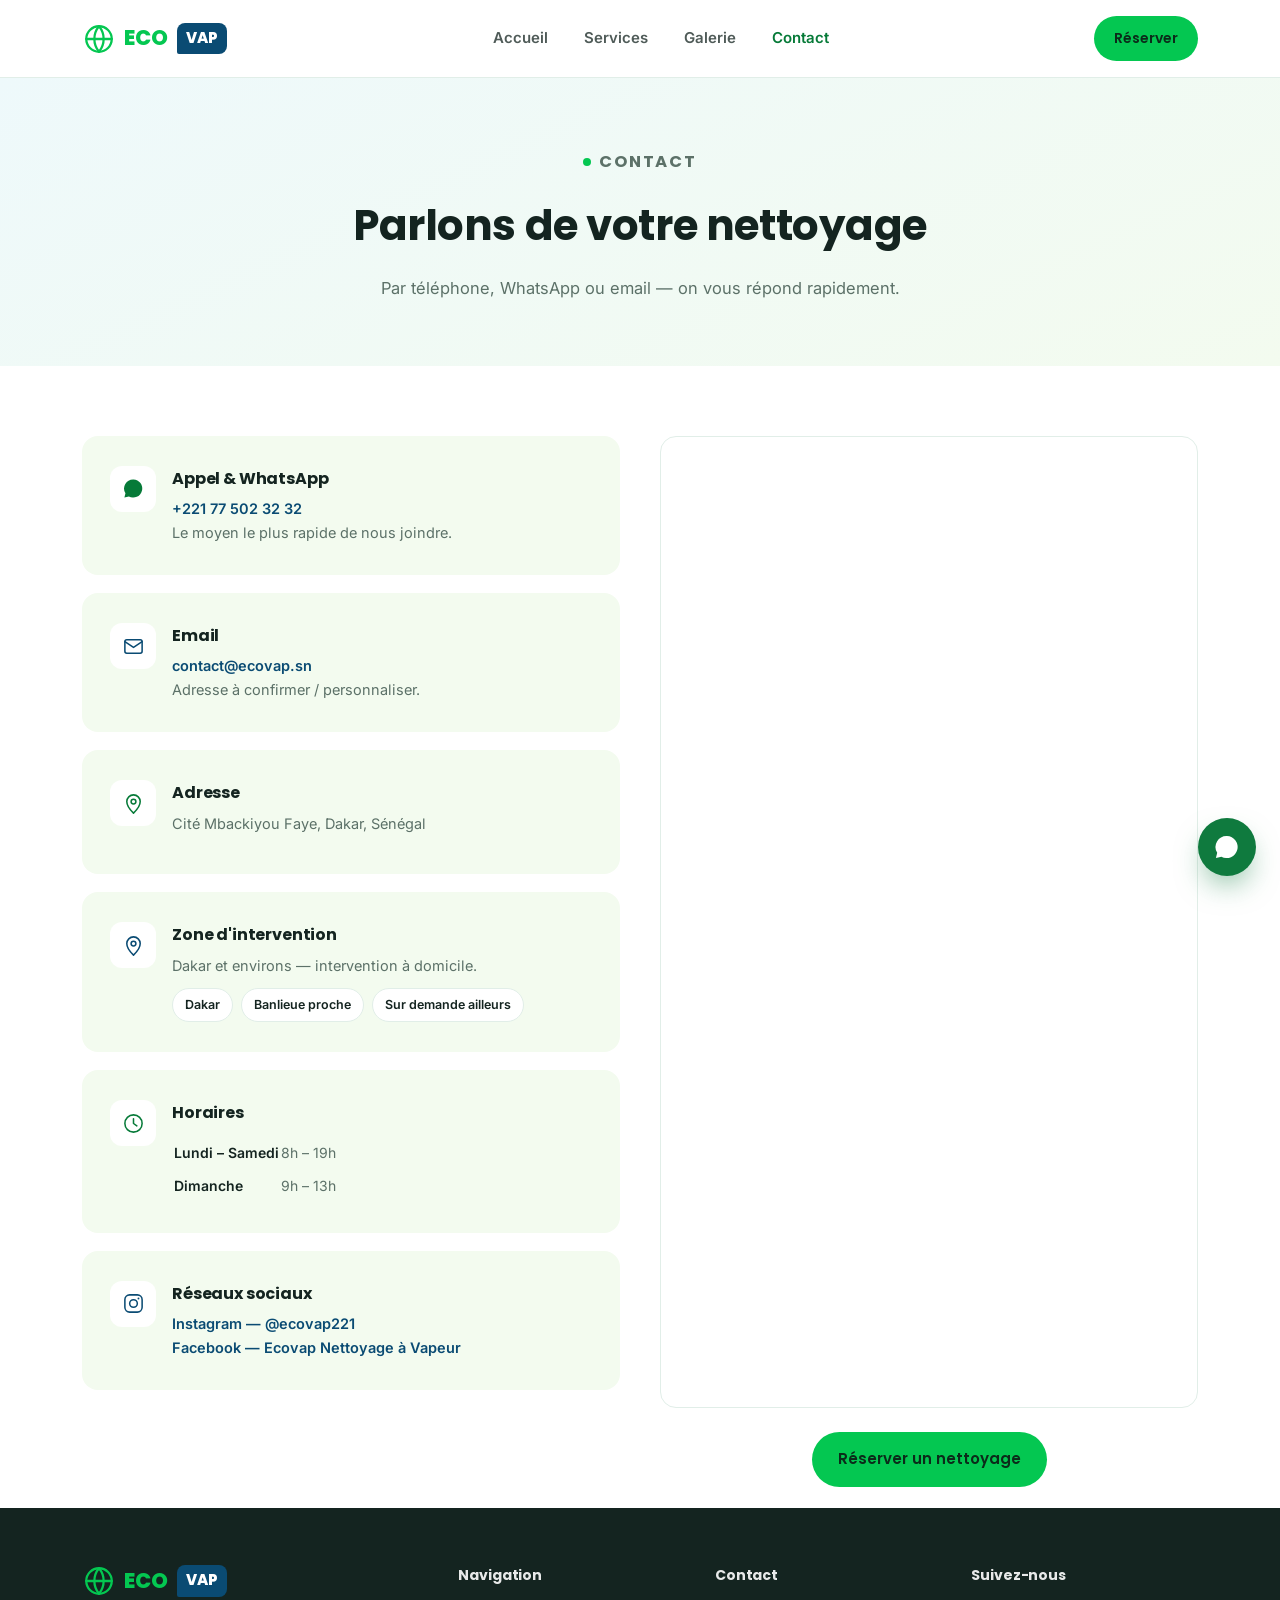
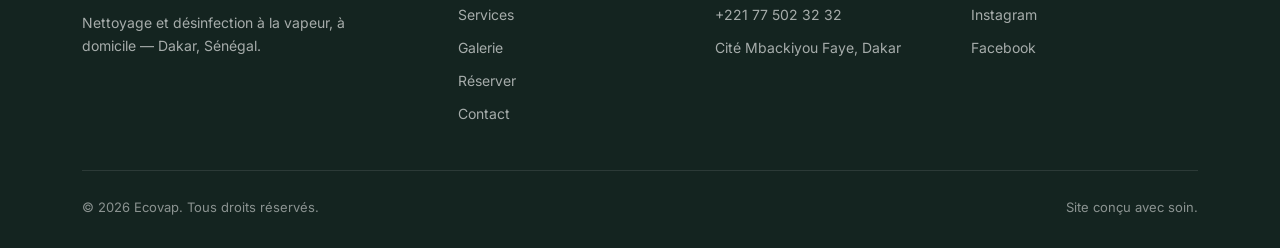
<file: contact.html>
<!DOCTYPE html>
<html lang="fr">
<head>
<meta charset="UTF-8">
<meta name="viewport" content="width=device-width, initial-scale=1.0">
<title>Contact — Ecovap</title>
<meta name="description" content="Contactez Ecovap par téléphone, WhatsApp ou email pour réserver votre nettoyage à la vapeur à Dakar.">
<link rel="icon" type="image/png" sizes="32x32" href="assets/favicon-32.png">
<link rel="icon" type="image/png" sizes="16x16" href="assets/favicon-16.png">
<link rel="apple-touch-icon" href="assets/apple-touch-icon.png">
<meta property="og:type" content="website">
<meta property="og:title" content="Contact — Ecovap">
<meta property="og:description" content="Téléphone, WhatsApp, email et zone d'intervention pour votre nettoyage à la vapeur à Dakar.">
<meta property="og:image" content="assets/logo-ecovap.jpeg">
<meta property="og:locale" content="fr_SN">
<meta name="twitter:card" content="summary_large_image">
<link rel="preconnect" href="https://fonts.googleapis.com">
<link rel="preconnect" href="https://fonts.gstatic.com" crossorigin>
<link href="https://fonts.googleapis.com/css2?family=Poppins:wght@500;600;700;800&amp;family=Inter:wght@400;500;600;700&amp;display=swap" rel="stylesheet">
<link rel="stylesheet" href="style.css">
</head>
<body>

<svg style="display:none" aria-hidden="true">
  <defs>
    <symbol id="icon-phone" viewBox="0 0 24 24" fill="none" stroke="currentColor" stroke-width="1.6" stroke-linecap="round" stroke-linejoin="round"><path d="M6.5 3H9.5L11 7.5L8.5 9.5C9.5 12 12 14.5 14.5 15.5L16.5 13L21 14.5V17.5C21 19.5 19.3 21 17.3 20.9C10 20.4 3.6 14 3.1 6.7C3 4.7 4.5 3 6.5 3Z"/></symbol>
    <symbol id="icon-mail" viewBox="0 0 24 24" fill="none" stroke="currentColor" stroke-width="1.6" stroke-linecap="round" stroke-linejoin="round"><rect x="3" y="5" width="18" height="14" rx="2"/><path d="M3 7L12 13L21 7"/></symbol>
    <symbol id="icon-pin" viewBox="0 0 24 24" fill="none" stroke="currentColor" stroke-width="1.6" stroke-linecap="round" stroke-linejoin="round"><path d="M12 22C12 22 19 15.5 19 10A7 7 0 0 0 5 10C5 15.5 12 22 12 22Z"/><circle cx="12" cy="10" r="2.5"/></symbol>
    <symbol id="icon-clock" viewBox="0 0 24 24" fill="none" stroke="currentColor" stroke-width="1.6" stroke-linecap="round" stroke-linejoin="round"><circle cx="12" cy="12" r="9"/><path d="M12 7V12L15.5 14.5"/></symbol>
    <symbol id="icon-whatsapp" viewBox="0 0 24 24" fill="currentColor" stroke="none"><path d="M12 2.5A9.5 9.5 0 0 0 3.6 17L2.5 21.5L7.2 20.4A9.5 9.5 0 1 0 12 2.5Z"/></symbol>
    <symbol id="icon-globe" viewBox="0 0 24 24" fill="none" stroke="currentColor" stroke-width="1.6" stroke-linecap="round" stroke-linejoin="round"><circle cx="12" cy="12" r="9"/><path d="M3 12h18M12 3a14 14 0 0 1 0 18a14 14 0 0 1 0-18Z"/></symbol>
    <symbol id="icon-instagram" viewBox="0 0 24 24" fill="none" stroke="currentColor" stroke-width="1.6" stroke-linecap="round" stroke-linejoin="round"><rect x="3" y="3" width="18" height="18" rx="5"/><circle cx="12" cy="12" r="4"/><circle cx="17.2" cy="6.8" r="1" fill="currentColor" stroke="none"/></symbol>
    <symbol id="icon-facebook" viewBox="0 0 24 24" fill="currentColor" stroke="none"><path d="M14 21v-7h2.4l.4-3H14V9.2c0-.9.2-1.5 1.6-1.5H17V5c-.3 0-1.3-.1-2.4-.1-2.4 0-4 1.5-4 4.1V11H8v3h2.6v7H14Z"/></symbol>
  </defs>
</svg>

<header>
  <div class="wrap nav-row">
    <a href="index.html" class="logo">
      <span class="logo-mark"><svg viewBox="0 0 24 24" fill="none" stroke="currentColor" stroke-width="1.7"><use href="#icon-globe"/></svg></span>
      <span class="logo-eco">ECO</span><span class="logo-vap-badge">VAP</span>
    </a>
    <nav class="nav-links">
      <a href="index.html">Accueil</a>
      <a href="index.html#services">Services</a>
      <a href="galerie.html">Galerie</a>
      <a href="contact.html" class="active">Contact</a>
    </nav>
    <div class="nav-cta">
      <a href="reservation.html" class="btn btn--primary btn--sm">Réserver</a>
      <button class="nav-toggle" id="navToggle" aria-label="Ouvrir le menu" aria-expanded="false"><span></span><span></span><span></span></button>
    </div>
  </div>
</header>
<div class="mobile-panel" id="mobilePanel">
  <div class="wrap">
    <a href="index.html">Accueil</a>
    <a href="index.html#services">Services</a>
    <a href="galerie.html">Galerie</a>
    <a href="contact.html">Contact</a>
    <a href="reservation.html" class="btn btn--primary">Réserver</a>
  </div>
</div>

<div class="page-header">
  <div class="wrap">
    <p class="eyebrow eyebrow--center">Contact</p>
    <h1>Parlons de votre nettoyage</h1>
    <p>Par téléphone, WhatsApp ou email — on vous répond rapidement.</p>
  </div>
</div>

<section class="contact-page">
  <div class="wrap contact-layout">
    <div class="reveal">
      <div class="contact-card">
        <div class="icon-badge"><svg><use href="#icon-whatsapp"/></svg></div>
        <div>
          <h3>Appel &amp; WhatsApp</h3>
          <a class="line" href="https://wa.me/221775023232" target="_blank" rel="noopener">+221 77 502 32 32</a>
          <p>Le moyen le plus rapide de nous joindre.</p>
        </div>
      </div>
      <div class="contact-card">
        <div class="icon-badge icon-badge--blue"><svg><use href="#icon-mail"/></svg></div>
        <div>
          <h3>Email</h3>
          <a class="line" href="mailto:contact@ecovap.sn">contact@ecovap.sn</a>
          <p>Adresse à confirmer / personnaliser.</p>
        </div>
      </div>
      <div class="contact-card">
        <div class="icon-badge"><svg><use href="#icon-pin"/></svg></div>
        <div>
          <h3>Adresse</h3>
          <p>Cité Mbackiyou Faye, Dakar, Sénégal</p>
        </div>
      </div>
      <div class="contact-card">
        <div class="icon-badge icon-badge--blue"><svg><use href="#icon-pin"/></svg></div>
        <div>
          <h3>Zone d'intervention</h3>
          <p>Dakar et environs — intervention à domicile.</p>
          <div class="zone-list">
            <span>Dakar</span><span>Banlieue proche</span><span>Sur demande ailleurs</span>
          </div>
        </div>
      </div>
      <div class="contact-card">
        <div class="icon-badge"><svg><use href="#icon-clock"/></svg></div>
        <div>
          <h3>Horaires</h3>
          <table class="hours-table">
            <tr><td>Lundi – Samedi</td><td>8h – 19h</td></tr>
            <tr><td>Dimanche</td><td>9h – 13h</td></tr>
          </table>
        </div>
      </div>
      <div class="contact-card">
        <div class="icon-badge icon-badge--blue"><svg><use href="#icon-instagram"/></svg></div>
        <div>
          <h3>Réseaux sociaux</h3>
          <a class="line" href="https://www.instagram.com/ecovap221/" target="_blank" rel="noopener">Instagram — @ecovap221</a>
          <a class="line" href="https://www.facebook.com/ecovapvapeur/" target="_blank" rel="noopener">Facebook — Ecovap Nettoyage à Vapeur</a>
        </div>
      </div>
    </div>

    <div class="reveal">
      <div class="map-frame">
        <iframe src="https://maps.google.com/maps?q=Cite+Mbackiyou+Faye,+Dakar,+Senegal&amp;z=14&amp;output=embed" loading="lazy" title="Ecovap — Cité Mbackiyou Faye, Dakar" allowfullscreen></iframe>
      </div>
      <div style="text-align:center;margin-top:24px;">
        <a href="reservation.html" class="btn btn--primary">Réserver un nettoyage</a>
      </div>
    </div>
  </div>
</section>

<footer>
  <div class="wrap">
    <div class="footer-top">
      <div>
        <a href="index.html" class="logo">
          <span class="logo-mark"><svg viewBox="0 0 24 24" fill="none" stroke="currentColor" stroke-width="1.7"><use href="#icon-globe"/></svg></span>
          <span class="logo-eco">ECO</span><span class="logo-vap-badge">VAP</span>
        </a>
        <p class="footer-tag">Nettoyage et désinfection à la vapeur, à domicile — Dakar, Sénégal.</p>
      </div>
      <div class="footer-col">
        <h4>Navigation</h4>
        <a href="index.html#services">Services</a>
        <a href="galerie.html">Galerie</a>
        <a href="reservation.html">Réserver</a>
        <a href="contact.html">Contact</a>
      </div>
      <div class="footer-col">
        <h4>Contact</h4>
        <a href="https://wa.me/221775023232" target="_blank" rel="noopener">+221 77 502 32 32</a>
        <p>Cité Mbackiyou Faye, Dakar</p>
      </div>
      <div class="footer-col">
        <h4>Suivez-nous</h4>
        <a href="https://www.instagram.com/ecovap221/" target="_blank" rel="noopener">Instagram</a>
        <a href="https://www.facebook.com/ecovapvapeur/" target="_blank" rel="noopener">Facebook</a>
      </div>
    </div>
    <div class="footer-bottom">
      <span>© 2026 Ecovap. Tous droits réservés.</span>
      <span>Site conçu avec soin.</span>
    </div>
  </div>
</footer>

<a href="https://wa.me/221775023232" target="_blank" rel="noopener" class="wa-float" aria-label="Contacter Ecovap sur WhatsApp"><svg><use href="#icon-whatsapp"/></svg></a>

<script src="script.js"></script>
</body>
</html>
</file>
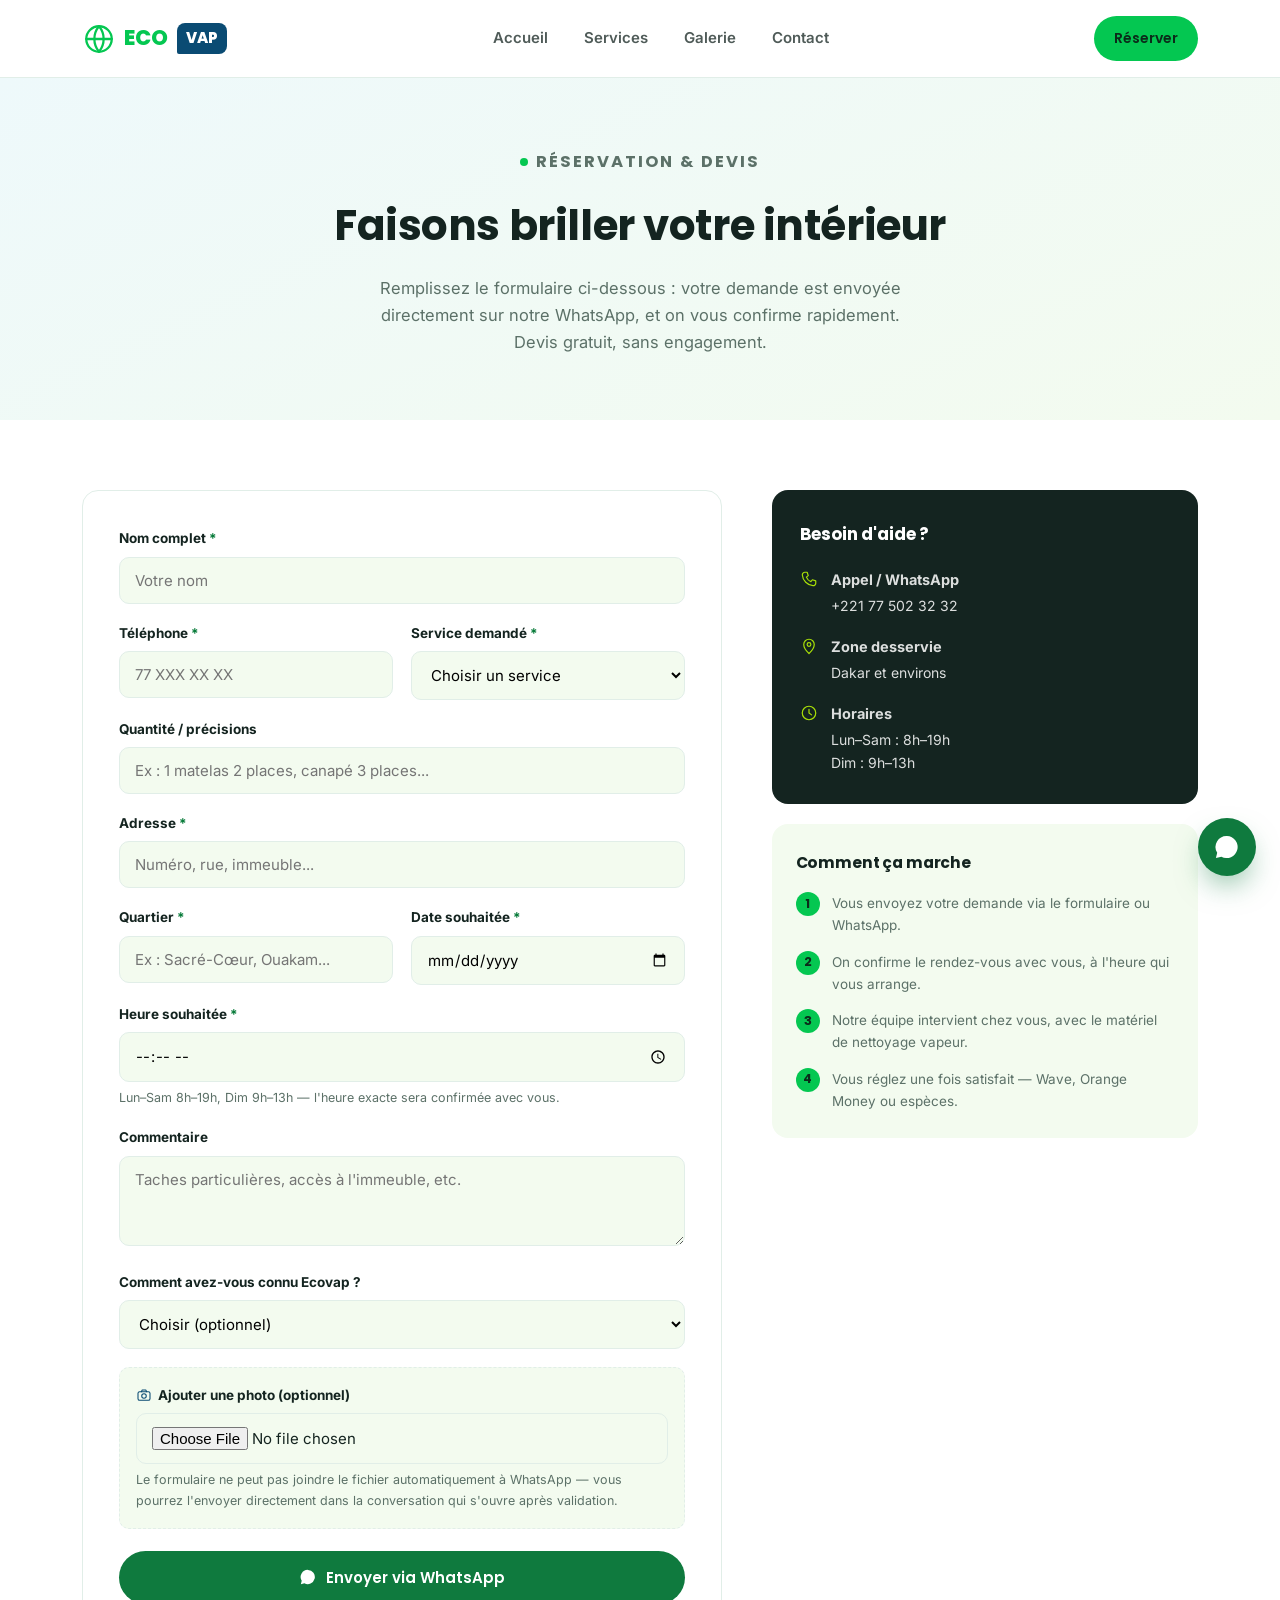
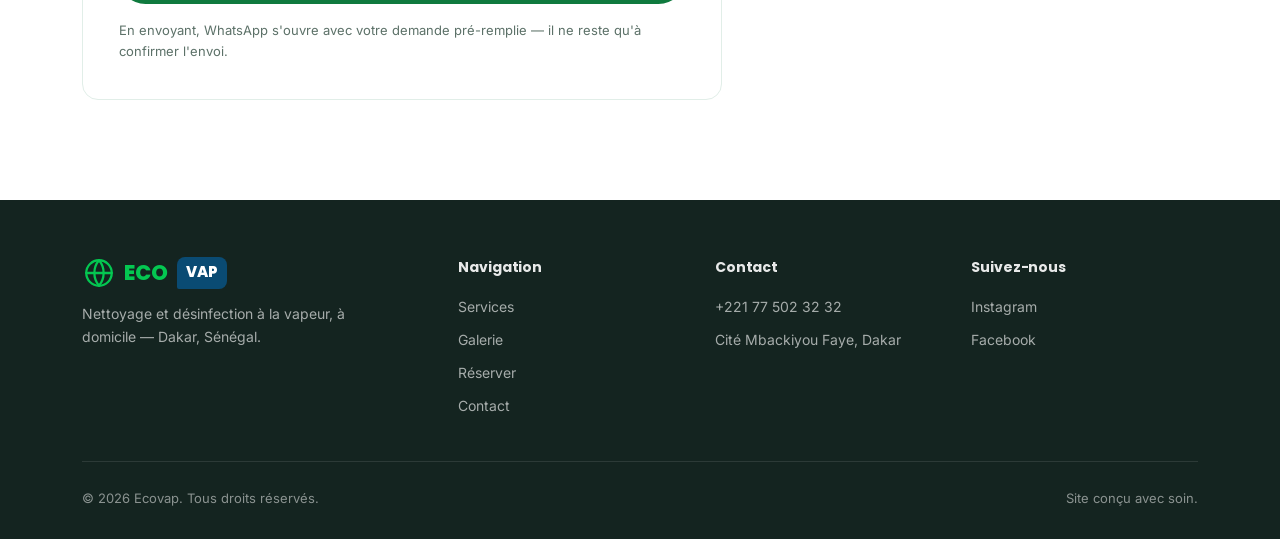
<file: reservation.html>
<!DOCTYPE html>
<html lang="fr">
<head>
<meta charset="UTF-8">
<meta name="viewport" content="width=device-width, initial-scale=1.0">
<title>Réservation & Devis — Ecovap</title>
<meta name="description" content="Réservez votre nettoyage à la vapeur Ecovap : canapé, tapis, matelas, véhicule, bureau. Remplissez le formulaire, on vous confirme sur WhatsApp. Devis gratuit.">
<link rel="icon" type="image/png" sizes="32x32" href="assets/favicon-32.png">
<link rel="icon" type="image/png" sizes="16x16" href="assets/favicon-16.png">
<link rel="apple-touch-icon" href="assets/apple-touch-icon.png">
<meta property="og:type" content="website">
<meta property="og:title" content="Réservation & Devis — Ecovap">
<meta property="og:description" content="Réservez votre nettoyage à la vapeur : canapé, tapis, matelas, véhicule, bureau. Confirmation directe sur WhatsApp. Devis gratuit.">
<meta property="og:image" content="assets/logo-ecovap.jpeg">
<meta property="og:locale" content="fr_SN">
<meta name="twitter:card" content="summary_large_image">
<link rel="preconnect" href="https://fonts.googleapis.com">
<link rel="preconnect" href="https://fonts.gstatic.com" crossorigin>
<link href="https://fonts.googleapis.com/css2?family=Poppins:wght@500;600;700;800&amp;family=Inter:wght@400;500;600;700&amp;display=swap" rel="stylesheet">
<link rel="stylesheet" href="style.css">
</head>
<body>

<svg style="display:none" aria-hidden="true">
  <defs>
    <symbol id="icon-shield" viewBox="0 0 24 24" fill="none" stroke="currentColor" stroke-width="1.6" stroke-linecap="round" stroke-linejoin="round"><path d="M12 2.5L4.5 5.5V11C4.5 16 7.8 20 12 21.5C16.2 20 19.5 16 19.5 11V5.5L12 2.5Z"/><path d="M8.5 12L10.8 14.3L15.5 9.5"/></symbol>
    <symbol id="icon-phone" viewBox="0 0 24 24" fill="none" stroke="currentColor" stroke-width="1.6" stroke-linecap="round" stroke-linejoin="round"><path d="M6.5 3H9.5L11 7.5L8.5 9.5C9.5 12 12 14.5 14.5 15.5L16.5 13L21 14.5V17.5C21 19.5 19.3 21 17.3 20.9C10 20.4 3.6 14 3.1 6.7C3 4.7 4.5 3 6.5 3Z"/></symbol>
    <symbol id="icon-pin" viewBox="0 0 24 24" fill="none" stroke="currentColor" stroke-width="1.6" stroke-linecap="round" stroke-linejoin="round"><path d="M12 22C12 22 19 15.5 19 10A7 7 0 0 0 5 10C5 15.5 12 22 12 22Z"/><circle cx="12" cy="10" r="2.5"/></symbol>
    <symbol id="icon-clock" viewBox="0 0 24 24" fill="none" stroke="currentColor" stroke-width="1.6" stroke-linecap="round" stroke-linejoin="round"><circle cx="12" cy="12" r="9"/><path d="M12 7V12L15.5 14.5"/></symbol>
    <symbol id="icon-whatsapp" viewBox="0 0 24 24" fill="currentColor" stroke="none"><path d="M12 2.5A9.5 9.5 0 0 0 3.6 17L2.5 21.5L7.2 20.4A9.5 9.5 0 1 0 12 2.5Z"/></symbol>
    <symbol id="icon-camera" viewBox="0 0 24 24" fill="none" stroke="currentColor" stroke-width="1.6" stroke-linecap="round" stroke-linejoin="round"><rect x="3" y="7" width="18" height="13" rx="2.5"/><path d="M8 7l1.3-2.5h5.4L16 7"/><circle cx="12" cy="13.5" r="3.4"/></symbol>
    <symbol id="icon-globe" viewBox="0 0 24 24" fill="none" stroke="currentColor" stroke-width="1.6" stroke-linecap="round" stroke-linejoin="round"><circle cx="12" cy="12" r="9"/><path d="M3 12h18M12 3a14 14 0 0 1 0 18a14 14 0 0 1 0-18Z"/></symbol>
    <symbol id="icon-instagram" viewBox="0 0 24 24" fill="none" stroke="currentColor" stroke-width="1.6" stroke-linecap="round" stroke-linejoin="round"><rect x="3" y="3" width="18" height="18" rx="5"/><circle cx="12" cy="12" r="4"/><circle cx="17.2" cy="6.8" r="1" fill="currentColor" stroke="none"/></symbol>
    <symbol id="icon-facebook" viewBox="0 0 24 24" fill="currentColor" stroke="none"><path d="M14 21v-7h2.4l.4-3H14V9.2c0-.9.2-1.5 1.6-1.5H17V5c-.3 0-1.3-.1-2.4-.1-2.4 0-4 1.5-4 4.1V11H8v3h2.6v7H14Z"/></symbol>
  </defs>
</svg>

<header>
  <div class="wrap nav-row">
    <a href="index.html" class="logo">
      <span class="logo-mark"><svg viewBox="0 0 24 24" fill="none" stroke="currentColor" stroke-width="1.7"><use href="#icon-globe"/></svg></span>
      <span class="logo-eco">ECO</span><span class="logo-vap-badge">VAP</span>
    </a>
    <nav class="nav-links">
      <a href="index.html">Accueil</a>
      <a href="index.html#services">Services</a>
      <a href="galerie.html">Galerie</a>
      <a href="contact.html">Contact</a>
    </nav>
    <div class="nav-cta">
      <a href="reservation.html" class="btn btn--primary btn--sm">Réserver</a>
      <button class="nav-toggle" id="navToggle" aria-label="Ouvrir le menu" aria-expanded="false"><span></span><span></span><span></span></button>
    </div>
  </div>
</header>
<div class="mobile-panel" id="mobilePanel">
  <div class="wrap">
    <a href="index.html">Accueil</a>
    <a href="index.html#services">Services</a>
    <a href="galerie.html">Galerie</a>
    <a href="contact.html">Contact</a>
    <a href="reservation.html" class="btn btn--primary">Réserver</a>
  </div>
</div>

<div class="page-header">
  <div class="wrap">
    <p class="eyebrow eyebrow--center">Réservation &amp; devis</p>
    <h1>Faisons briller votre intérieur</h1>
    <p>Remplissez le formulaire ci-dessous : votre demande est envoyée directement sur notre WhatsApp, et on vous confirme rapidement. Devis gratuit, sans engagement.</p>
  </div>
</div>

<section class="reservation">
  <div class="wrap res-layout">
    <div class="form-card reveal">
      <form id="reservationForm">
        <div class="form-grid">
          <div class="form-row full">
            <label for="name">Nom complet <span class="req">*</span></label>
            <input type="text" id="name" name="name" placeholder="Votre nom" required>
          </div>
          <div class="form-row">
            <label for="phone">Téléphone <span class="req">*</span></label>
            <input type="tel" id="phone" name="phone" placeholder="77 XXX XX XX" required>
          </div>
          <div class="form-row">
            <label for="service">Service demandé <span class="req">*</span></label>
            <select id="service" name="service" required>
              <option value="">Choisir un service</option>
              <option>Canapés &amp; fauteuils</option>
              <option>Tapis &amp; moquettes</option>
              <option>Matelas</option>
              <option>Véhicules</option>
              <option>Vitres, cadres &amp; rails</option>
              <option>Sols, cuisines, toilettes &amp; escaliers</option>
              <option>Bureaux &amp; locaux professionnels</option>
              <option>Autre / je ne sais pas encore</option>
            </select>
          </div>
          <div class="form-row full">
            <label for="quantity">Quantité / précisions</label>
            <input type="text" id="quantity" name="quantity" placeholder="Ex : 1 matelas 2 places, canapé 3 places...">
          </div>
          <div class="form-row full">
            <label for="address">Adresse <span class="req">*</span></label>
            <input type="text" id="address" name="address" placeholder="Numéro, rue, immeuble..." required>
          </div>
          <div class="form-row">
            <label for="district">Quartier <span class="req">*</span></label>
            <input type="text" id="district" name="district" placeholder="Ex : Sacré-Cœur, Ouakam..." required>
          </div>
          <div class="form-row">
            <label for="date">Date souhaitée <span class="req">*</span></label>
            <input type="date" id="date" name="date" required>
          </div>
          <div class="form-row full">
            <label for="time">Heure souhaitée <span class="req">*</span></label>
            <input type="time" id="time" name="time" min="08:00" max="19:00" required>
            <small style="display:block;margin-top:6px;color:var(--sage);font-size:12.5px;">Lun–Sam 8h–19h, Dim 9h–13h — l'heure exacte sera confirmée avec vous.</small>
          </div>
          <div class="form-row full">
            <label for="comment">Commentaire</label>
            <textarea id="comment" name="comment" placeholder="Taches particulières, accès à l'immeuble, etc."></textarea>
          </div>
          <div class="form-row full">
            <label for="source">Comment avez-vous connu Ecovap ?</label>
            <select id="source" name="source">
              <option value="">Choisir (optionnel)</option>
              <option>Facebook</option>
              <option>Instagram</option>
              <option>WhatsApp</option>
              <option>Recommandation d'un proche</option>
              <option>Vu sur place / dans le quartier</option>
              <option>Autre</option>
            </select>
          </div>
          <div class="form-row full file-row">
            <label for="photo"><svg style="width:16px;height:16px;display:inline;vertical-align:-3px;margin-right:6px;color:var(--blue-deep)"><use href="#icon-camera"/></svg>Ajouter une photo (optionnel)</label>
            <input type="file" id="photo" name="photo" accept="image/*">
            <small>Le formulaire ne peut pas joindre le fichier automatiquement à WhatsApp — vous pourrez l'envoyer directement dans la conversation qui s'ouvre après validation.</small>
          </div>
        </div>
        <button type="submit" class="btn btn--whatsapp btn--block" style="margin-top:22px;"><svg><use href="#icon-whatsapp"/></svg>Envoyer via WhatsApp</button>
        <p class="form-note">En envoyant, WhatsApp s'ouvre avec votre demande pré-remplie — il ne reste qu'à confirmer l'envoi.</p>
        <div class="form-success" id="formSuccess">Votre message est prêt sur WhatsApp. Confirmez l'envoi pour finaliser votre demande — nous vous répondons rapidement.</div>
      </form>
    </div>

    <div class="res-side">
      <div class="info-card reveal">
        <h3>Besoin d'aide ?</h3>
        <div class="info-line"><svg><use href="#icon-phone"/></svg><div><strong>Appel / WhatsApp</strong>+221 77 502 32 32</div></div>
        <div class="info-line"><svg><use href="#icon-pin"/></svg><div><strong>Zone desservie</strong>Dakar et environs</div></div>
        <div class="info-line"><svg><use href="#icon-clock"/></svg><div><strong>Horaires</strong>Lun–Sam : 8h–19h<br>Dim : 9h–13h</div></div>
      </div>
      <div class="steps-card reveal">
        <h3>Comment ça marche</h3>
        <div class="step-item"><div class="step-num">1</div><p>Vous envoyez votre demande via le formulaire ou WhatsApp.</p></div>
        <div class="step-item"><div class="step-num">2</div><p>On confirme le rendez-vous avec vous, à l'heure qui vous arrange.</p></div>
        <div class="step-item"><div class="step-num">3</div><p>Notre équipe intervient chez vous, avec le matériel de nettoyage vapeur.</p></div>
        <div class="step-item"><div class="step-num">4</div><p>Vous réglez une fois satisfait — Wave, Orange Money ou espèces.</p></div>
      </div>
    </div>
  </div>
</section>

<footer>
  <div class="wrap">
    <div class="footer-top">
      <div>
        <a href="index.html" class="logo">
          <span class="logo-mark"><svg viewBox="0 0 24 24" fill="none" stroke="currentColor" stroke-width="1.7"><use href="#icon-globe"/></svg></span>
          <span class="logo-eco">ECO</span><span class="logo-vap-badge">VAP</span>
        </a>
        <p class="footer-tag">Nettoyage et désinfection à la vapeur, à domicile — Dakar, Sénégal.</p>
      </div>
      <div class="footer-col">
        <h4>Navigation</h4>
        <a href="index.html#services">Services</a>
        <a href="galerie.html">Galerie</a>
        <a href="reservation.html">Réserver</a>
        <a href="contact.html">Contact</a>
      </div>
      <div class="footer-col">
        <h4>Contact</h4>
        <a href="https://wa.me/221775023232" target="_blank" rel="noopener">+221 77 502 32 32</a>
        <p>Cité Mbackiyou Faye, Dakar</p>
      </div>
      <div class="footer-col">
        <h4>Suivez-nous</h4>
        <a href="https://www.instagram.com/ecovap221/" target="_blank" rel="noopener">Instagram</a>
        <a href="https://www.facebook.com/ecovapvapeur/" target="_blank" rel="noopener">Facebook</a>
      </div>
    </div>
    <div class="footer-bottom">
      <span>© 2026 Ecovap. Tous droits réservés.</span>
      <span>Site conçu avec soin.</span>
    </div>
  </div>
</footer>

<a href="https://wa.me/221775023232" target="_blank" rel="noopener" class="wa-float" aria-label="Contacter Ecovap sur WhatsApp"><svg><use href="#icon-whatsapp"/></svg></a>

<script src="script.js"></script>
</body>
</html>
</file>
<file: style.css>
/* ===========================================================
   ECOVAP — Design system
   Couleurs extraites du vrai logo de l'entreprise
   =========================================================== */

:root {
  --green:       #04C751;
  --green-deep:  #067A38;
  --green-ink:   #0B2B1A;
  --blue:        #0494D3;
  --blue-deep:   #0A4B73;
  --lime:        #A9E008;
  --white:       #FFFFFF;
  --ink:         #142420;
  --sage:        #5C7168;
  --bg:          #FFFFFF;
  --bg-pale:     #EEF9FB;
  --bg-pale-2:   #F3FBEF;
  --line:        #E1EEE8;

  --font-display: 'Poppins', sans-serif;
  --font-body: 'Inter', sans-serif;

  --max-width: 1180px;
  --radius: 16px;
  --radius-sm: 10px;
}

* { margin: 0; padding: 0; box-sizing: border-box; }
html { scroll-behavior: smooth; }
body {
  font-family: var(--font-body);
  color: var(--ink);
  background: var(--bg);
  line-height: 1.65;
  overflow-x: hidden;
  -webkit-font-smoothing: antialiased;
}
img, svg { display: block; max-width: 100%; }
a { color: inherit; text-decoration: none; }
button { font-family: inherit; cursor: pointer; border: none; background: none; }
ul { list-style: none; }
input, textarea, select { font-family: inherit; font-size: inherit; }

.wrap {
  max-width: var(--max-width);
  margin: 0 auto;
  padding: 0 32px;
}

:focus-visible {
  outline: 2.5px solid var(--blue);
  outline-offset: 3px;
  border-radius: 4px;
}

section, main { scroll-margin-top: 96px; }

.eyebrow {
  font-family: var(--font-display);
  font-size: 13px;
  letter-spacing: 0.12em;
  text-transform: uppercase;
  color: var(--green-deep);
  font-weight: 700;
  display: inline-flex;
  align-items: center;
  gap: 8px;
  margin-bottom: 16px;
}
.eyebrow::before {
  content: "";
  width: 8px;
  height: 8px;
  border-radius: 50%;
  background: var(--green);
}
.eyebrow--onblue { color: var(--white); }
.eyebrow--onblue::before { background: var(--lime); }
.eyebrow--center { justify-content: center; }

h1, h2, h3, h4 {
  font-family: var(--font-display);
  font-weight: 700;
  letter-spacing: -0.01em;
  color: var(--ink);
}

.section-head { max-width: 640px; margin-bottom: 48px; }
.section-head.center { margin-left: auto; margin-right: auto; text-align: center; }
.section-head h2 { font-size: clamp(28px, 3.6vw, 38px); line-height: 1.18; }
.section-head p { margin-top: 14px; font-size: 16.5px; color: var(--sage); }

.pill-tag {
  display: inline-block;
  font-size: 12.5px;
  font-weight: 700;
  padding: 6px 14px;
  border-radius: 999px;
  background: var(--bg-pale-2);
  color: var(--green-deep);
}

/* ---------- Buttons ---------- */
.btn {
  display: inline-flex;
  align-items: center;
  justify-content: center;
  gap: 9px;
  padding: 15px 26px;
  border-radius: 999px;
  font-family: var(--font-display);
  font-weight: 600;
  font-size: 15px;
  transition: transform 0.2s ease, box-shadow 0.2s ease, background 0.2s ease, border-color 0.2s ease;
  white-space: nowrap;
}
.btn svg { width: 18px; height: 18px; }
.btn--primary { background: var(--green); color: var(--green-ink); }
.btn--primary:hover { transform: translateY(-2px); box-shadow: 0 14px 28px -10px rgba(4,199,81,0.5); background: #06DA5B; }
.btn--whatsapp { background: #0F7A3E; color: var(--white); }
.btn--whatsapp:hover { transform: translateY(-2px); box-shadow: 0 14px 28px -10px rgba(15,122,62,0.55); background: #128F49; }
.btn--ghost { background: transparent; color: var(--ink); border: 1.5px solid var(--line); }
.btn--ghost:hover { border-color: var(--blue); color: var(--blue-deep); transform: translateY(-2px); }
.btn--dark { background: var(--ink); color: var(--white); }
.btn--dark:hover { transform: translateY(-2px); box-shadow: 0 14px 28px -10px rgba(20,36,32,0.4); }
.btn--block { width: 100%; }
.btn--sm { padding: 11px 20px; font-size: 14px; }

/* ---------- Header ---------- */
header {
  position: sticky;
  top: 0;
  z-index: 100;
  background: rgba(255,255,255,0.9);
  backdrop-filter: blur(14px);
  border-bottom: 1px solid var(--line);
  padding: 16px 0;
}
.nav-row { display: flex; align-items: center; justify-content: space-between; gap: 20px; }
.logo { display: flex; align-items: center; gap: 8px; font-family: var(--font-display); font-size: 21px; font-weight: 800; }
.logo-mark { display: flex; align-items: center; }
.logo-mark svg { width: 34px; height: 34px; color: var(--green); }
footer .logo { color: var(--white); }
.logo-eco { color: var(--green); }
.logo-vap-badge {
  background: var(--blue-deep);
  color: var(--white);
  padding: 3px 9px 4px;
  border-radius: 8px 8px 8px 2px;
  font-size: 15px;
  margin-left: 1px;
}
.nav-links { display: flex; align-items: center; gap: 36px; }
.nav-links a { font-size: 15px; font-weight: 600; color: var(--ink); opacity: 0.75; transition: opacity 0.2s, color 0.2s; }
.nav-links a:hover, .nav-links a.active { opacity: 1; color: var(--green-deep); }
.nav-cta { display: flex; align-items: center; gap: 14px; }
.nav-toggle { display: none; flex-direction: column; gap: 5px; width: 28px; padding: 4px; }
.nav-toggle span { display: block; height: 2px; width: 100%; background: var(--ink); transition: transform 0.25s ease, opacity 0.25s ease; }
.nav-toggle.open span:nth-child(1) { transform: translateY(7px) rotate(45deg); }
.nav-toggle.open span:nth-child(2) { opacity: 0; }
.nav-toggle.open span:nth-child(3) { transform: translateY(-7px) rotate(-45deg); }

.mobile-panel { display: none; max-height: 0; overflow: hidden; background: var(--white); border-bottom: 1px solid var(--line); transition: max-height 0.35s ease; }
.mobile-panel.open { max-height: 360px; }
.mobile-panel .wrap { padding: 18px 32px 26px; display: flex; flex-direction: column; gap: 18px; }
.mobile-panel a { font-weight: 600; font-size: 16px; }
.mobile-panel a.btn { width: fit-content; }

/* ---------- Hero (home) ---------- */
.hero { position: relative; background: linear-gradient(155deg, var(--bg-pale) 0%, var(--bg-pale-2) 100%); padding: 76px 0 90px; overflow: hidden; }
.hero-grid { display: grid; grid-template-columns: 1.15fr 0.85fr; gap: 40px; align-items: center; }
.hero-title { font-size: clamp(34px, 4.6vw, 54px); line-height: 1.1; margin-bottom: 22px; }
.hero-title .accent { color: var(--green); }
.hero-sub { font-size: 17.5px; color: var(--sage); max-width: 520px; margin-bottom: 34px; }
.hero-actions { display: flex; gap: 14px; flex-wrap: wrap; margin-bottom: 30px; }
.hero-trust { display: flex; gap: 26px; flex-wrap: wrap; }
.hero-trust div { display: flex; align-items: center; gap: 8px; font-size: 13.5px; font-weight: 600; color: var(--sage); }
.hero-trust svg { width: 17px; height: 17px; color: var(--green); }

.hero-visual { position: relative; }
.hero-visual-card { border-radius: 22px; overflow: hidden; box-shadow: 0 40px 70px -30px rgba(10,60,40,0.28); border: 6px solid var(--white); transform: rotate(2deg); }
.hero-visual-card img { width: 100%; display: block; }
.hero-badge {
  position: absolute; bottom: -18px; left: -18px;
  background: var(--white); border-radius: 16px; padding: 16px 20px;
  box-shadow: 0 20px 40px -18px rgba(10,60,40,0.3);
  display: flex; align-items: center; gap: 12px;
  transform: rotate(-3deg);
}
.hero-badge .num { font-family: var(--font-display); font-weight: 800; font-size: 22px; color: var(--green-deep); }
.hero-badge .lbl { font-size: 12px; color: var(--sage); max-width: 130px; line-height: 1.3; }

/* ---------- Page header (inner pages) ---------- */
.page-header { background: linear-gradient(155deg, var(--bg-pale) 0%, var(--bg-pale-2) 100%); padding: 56px 0 64px; text-align: center; }
.page-header h1 { font-size: clamp(30px, 4vw, 42px); }
.page-header p { margin-top: 14px; color: var(--sage); font-size: 16.5px; max-width: 560px; margin-left: auto; margin-right: auto; }

/* ---------- Bead divider ---------- */
.bead-divider { display: flex; align-items: center; justify-content: center; gap: 10px; padding: 8px 0 40px; }
.bead-divider span { width: 5px; height: 5px; border-radius: 50%; background: var(--line); }
.bead-divider span:nth-child(3) { width: 8px; height: 8px; background: var(--green); }

/* ---------- Reveal ---------- */
.reveal { opacity: 0; transform: translateY(24px); transition: opacity 0.7s ease, transform 0.7s ease; }
.reveal.is-visible { opacity: 1; transform: translateY(0); }

/* ---------- Cards / grids ---------- */
.services { padding: 80px 0 90px; }
.card-grid { display: grid; grid-template-columns: repeat(4, 1fr); gap: 20px; }
.service-card {
  background: var(--white); border: 1px solid var(--line); border-radius: var(--radius);
  padding: 28px 24px; transition: transform 0.25s ease, box-shadow 0.25s ease, border-color 0.25s ease;
  display: flex; flex-direction: column;
}
.service-card:hover { transform: translateY(-6px); box-shadow: 0 26px 44px -22px rgba(20,36,32,0.18); border-color: var(--green); }
.icon-badge { width: 46px; height: 46px; border-radius: 12px; background: var(--bg-pale-2); display: flex; align-items: center; justify-content: center; margin-bottom: 18px; color: var(--green-deep); flex-shrink: 0; }
.icon-badge svg { width: 23px; height: 23px; }
.icon-badge--blue { background: var(--bg-pale); color: var(--blue-deep); }
.service-card h3 { font-size: 17px; margin-bottom: 8px; }
.service-card p { font-size: 14px; color: var(--sage); flex-grow: 1; }
.service-price { margin-top: 16px; padding-top: 14px; border-top: 1px dashed var(--line); font-family: var(--font-display); font-weight: 700; font-size: 15px; color: var(--green-deep); }
.service-price span { font-weight: 500; font-size: 12.5px; color: var(--sage); }

/* ---------- Advantages band ---------- */
.advantages { padding: 84px 0; background: var(--ink); }
.advantages .section-head h2, .advantages .section-head p { color: var(--white); }
.advantages .section-head p { opacity: 0.72; }
.adv-grid { display: grid; grid-template-columns: repeat(4, 1fr); gap: 2px; background: rgba(255,255,255,0.09); border-radius: var(--radius); overflow: hidden; }
.adv-item { background: var(--ink); padding: 32px 24px; text-align: center; }
.adv-item .icon-badge { background: rgba(255,255,255,0.08); margin: 0 auto 18px; }
.adv-item .icon-badge svg { color: var(--lime); }
.adv-item .icon-badge--blue svg { color: #7FD4F2; }
.adv-item h3 { color: var(--white); font-size: 15.5px; margin-bottom: 8px; }
.adv-item p { color: var(--white); opacity: 0.62; font-size: 13.5px; }

/* ---------- Clientele ---------- */
.clientele { padding: 56px 0; background: var(--bg-pale-2); }
.clientele-grid { display: flex; flex-wrap: wrap; justify-content: center; gap: 16px 30px; }
.clientele-item { display: flex; align-items: center; gap: 9px; font-weight: 600; font-size: 15px; color: var(--ink); }
.clientele-item svg { width: 19px; height: 19px; color: var(--green-deep); flex-shrink: 0; }

/* ---------- Testimonials ---------- */
.testimonials { padding: 84px 0; background: var(--bg); }
.testi-grid { display: grid; grid-template-columns: repeat(3, 1fr); gap: 22px; }
.testi-card { background: var(--bg-pale-2); border-radius: var(--radius); padding: 28px 26px; }
.testi-stars { display: flex; gap: 3px; margin-bottom: 14px; }
.testi-stars svg { width: 16px; height: 16px; color: var(--green); }
.testi-card p.quote { font-size: 15px; color: var(--ink); margin-bottom: 18px; }
.testi-name { font-weight: 700; font-size: 14px; }
.testi-loc { font-size: 12.5px; color: var(--sage); }
.testi-note { text-align: center; font-size: 13.5px; color: var(--sage); margin-top: 30px; }

/* ---------- Payment ---------- */
.payment { padding: 70px 0; background: var(--bg-pale-2); }
.payment-grid { display: grid; grid-template-columns: repeat(3, 1fr); gap: 20px; }
.payment-card { background: var(--white); border-radius: var(--radius); padding: 26px 24px; text-align: center; border: 1px solid var(--line); }
.payment-card .icon-badge { margin: 0 auto 14px; }
.payment-card h3 { font-size: 15.5px; margin-bottom: 6px; }
.payment-card p { font-size: 13px; color: var(--sage); }

/* ---------- Reservation form ---------- */
.reservation { padding: 70px 0 100px; }
.res-layout { display: grid; grid-template-columns: 1.2fr 0.8fr; gap: 50px; }
.form-card { background: var(--white); border: 1px solid var(--line); border-radius: var(--radius); padding: 36px; }
.form-grid { display: grid; grid-template-columns: 1fr 1fr; gap: 18px; }
.form-grid .full { grid-column: 1 / -1; }
.form-row label { display: block; font-size: 13.5px; font-weight: 700; margin-bottom: 7px; }
.form-row .req { color: var(--green-deep); }
.form-row input, .form-row select, .form-row textarea {
  width: 100%; padding: 13px 15px; border: 1.5px solid var(--line); border-radius: var(--radius-sm);
  font-size: 15px; background: var(--bg-pale-2); transition: border-color 0.2s ease;
}
.form-row input:focus, .form-row select:focus, .form-row textarea:focus { outline: none; border-color: var(--green); }
.form-row textarea { resize: vertical; min-height: 90px; }
.form-row.file-row { border: 1.5px dashed var(--line); border-radius: var(--radius-sm); padding: 16px; background: var(--bg-pale-2); }
.form-row.file-row small { display: block; margin-top: 6px; color: var(--sage); font-size: 12.5px; }
.form-note { font-size: 13px; color: var(--sage); margin-top: 16px; }
.form-success { display: none; background: var(--bg-pale-2); border-left: 3px solid var(--green); padding: 14px 18px; border-radius: 8px; font-size: 14.5px; margin-top: 18px; }
.form-success.show { display: block; }

.res-side { display: flex; flex-direction: column; gap: 20px; }
.info-card { background: var(--ink); border-radius: var(--radius); padding: 30px 28px; }
.info-card h3 { color: var(--white); font-size: 17px; margin-bottom: 20px; }
.info-line { display: flex; align-items: flex-start; gap: 13px; margin-bottom: 18px; }
.info-line:last-child { margin-bottom: 0; }
.info-line svg { width: 18px; height: 18px; color: var(--lime); flex-shrink: 0; margin-top: 2px; }
.info-line div { color: var(--white); opacity: 0.85; font-size: 14px; }
.info-line strong { display: block; opacity: 1; font-size: 14.5px; margin-bottom: 2px; }
.steps-card { background: var(--bg-pale-2); border-radius: var(--radius); padding: 26px 24px; }
.steps-card h3 { font-size: 15.5px; margin-bottom: 16px; }
.step-item { display: flex; gap: 12px; margin-bottom: 14px; align-items: flex-start; }
.step-item:last-child { margin-bottom: 0; }
.step-num { width: 24px; height: 24px; border-radius: 50%; background: var(--green); color: var(--green-ink); font-family: var(--font-display); font-weight: 700; font-size: 12.5px; display: flex; align-items: center; justify-content: center; flex-shrink: 0; }
.step-item p { font-size: 13.5px; color: var(--sage); margin: 0; }

/* ---------- Gallery ---------- */
.gallery { padding: 70px 0 100px; }
.gallery-feature { display: grid; grid-template-columns: 1fr 1fr; gap: 4px; border-radius: var(--radius); overflow: hidden; margin-bottom: 20px; border: 1px solid var(--line); }
.gallery-feature .ba-panel { position: relative; aspect-ratio: 4/3; overflow: hidden; }
.gallery-feature img { width: 100%; height: 100%; object-fit: cover; }
.ba-tag { position: absolute; top: 14px; left: 14px; background: rgba(20,36,32,0.75); color: var(--white); font-size: 12px; font-weight: 700; letter-spacing: 0.05em; padding: 5px 12px; border-radius: 999px; text-transform: uppercase; }
.ba-tag--after { background: var(--green); color: var(--green-ink); }
.gallery-caption { text-align: center; font-size: 14px; color: var(--sage); margin-bottom: 56px; }
.gallery-grid { display: grid; grid-template-columns: repeat(3, 1fr); gap: 18px; }
.gallery-photo { border-radius: var(--radius); overflow: hidden; border: 1px solid var(--line); background: var(--white); transition: transform 0.25s ease, box-shadow 0.25s ease; }
.gallery-photo:hover { transform: translateY(-4px); box-shadow: 0 20px 36px -20px rgba(20,36,32,0.22); }
.gallery-photo img { width: 100%; aspect-ratio: 4/3; object-fit: cover; display: block; }
.gallery-photo-caption { padding: 13px 14px; font-family: var(--font-display); font-weight: 600; font-size: 14px; text-align: center; }

/* ---------- Contact page ---------- */
.contact-page { padding: 70px 0 100px; }
.contact-layout { display: grid; grid-template-columns: 1fr 1fr; gap: 40px; }
.contact-card { background: var(--bg-pale-2); border-radius: var(--radius); padding: 30px 28px; display: flex; align-items: flex-start; gap: 16px; margin-bottom: 18px; }
.contact-card .icon-badge { background: var(--white); }
.contact-card h3 { font-size: 16px; margin-bottom: 5px; }
.contact-card p, .contact-card a.line { font-size: 14.5px; color: var(--sage); }
.contact-card a.line { display: block; color: var(--blue-deep); font-weight: 600; }
.zone-list { display: flex; flex-wrap: wrap; gap: 8px; margin-top: 10px; }
.zone-list span { background: var(--white); border: 1px solid var(--line); font-size: 12.5px; font-weight: 600; padding: 6px 12px; border-radius: 999px; color: var(--ink); }
.hours-table { width: 100%; margin-top: 8px; }
.hours-table tr td { padding: 4px 0; font-size: 14px; }
.hours-table tr td:first-child { color: var(--ink); font-weight: 600; }
.hours-table tr td:last-child { color: var(--sage); text-align: right; }
.map-frame { border-radius: var(--radius); overflow: hidden; border: 1px solid var(--line); height: 100%; min-height: 340px; }
.map-frame iframe { width: 100%; height: 100%; min-height: 340px; border: 0; }

/* ---------- Floating WhatsApp ---------- */
.wa-float {
  position: fixed; bottom: 24px; right: 24px; z-index: 200;
  width: 58px; height: 58px; border-radius: 50%; background: #0F7A3E;
  display: flex; align-items: center; justify-content: center;
  box-shadow: 0 14px 30px -8px rgba(15,122,62,0.55);
  transition: transform 0.2s ease;
}
.wa-float:hover { transform: scale(1.08); }
.wa-float svg { width: 28px; height: 28px; color: var(--white); }

/* ---------- Footer ---------- */
footer { background: var(--ink); padding: 56px 0 30px; }
.footer-top { display: grid; grid-template-columns: 1.3fr 0.85fr 0.85fr 0.85fr; gap: 30px; padding-bottom: 34px; margin-bottom: 26px; border-bottom: 1px solid rgba(255,255,255,0.1); }
.footer-tag { color: var(--white); opacity: 0.62; font-size: 14px; margin-top: 12px; max-width: 280px; }
.footer-col h4 { color: var(--white); font-size: 14px; margin-bottom: 16px; opacity: 0.9; }
.footer-col a, .footer-col p { display: block; color: var(--white); opacity: 0.62; font-size: 14px; margin-bottom: 10px; }
.footer-col a:hover { opacity: 1; color: var(--lime); }
.footer-bottom { display: flex; justify-content: space-between; color: var(--white); opacity: 0.5; font-size: 13px; flex-wrap: wrap; gap: 10px; }

/* ---------- Responsive ---------- */
@media (max-width: 980px) {
  .nav-links { display: none; }
  .nav-cta .btn--primary { display: none; }
  .nav-toggle { display: flex; }
  .mobile-panel { display: block; }
  .hero-grid { grid-template-columns: 1fr; }
  .hero-visual { max-width: 420px; margin: 0 auto; order: -1; }
  .card-grid { grid-template-columns: repeat(2, 1fr); }
  .adv-grid { grid-template-columns: repeat(2, 1fr); }
  .testi-grid { grid-template-columns: 1fr; max-width: 460px; margin: 0 auto; }
  .payment-grid { grid-template-columns: 1fr; max-width: 380px; margin: 0 auto; }
  .res-layout { grid-template-columns: 1fr; }
  .contact-layout { grid-template-columns: 1fr; }
  .gallery-feature { grid-template-columns: 1fr; }
  .gallery-grid { grid-template-columns: repeat(2, 1fr); }
  .footer-top { grid-template-columns: 1fr; }
}
@media (max-width: 600px) {
  .wrap { padding: 0 20px; }
  .card-grid, .adv-grid, .gallery-grid { grid-template-columns: 1fr; }
  .form-grid { grid-template-columns: 1fr; }
  .hero-actions { flex-direction: column; align-items: stretch; }
  .hero-badge { position: static; transform: none; margin-top: 16px; }
  .hero-visual-card { transform: none; }
}

@media (prefers-reduced-motion: reduce) {
  html { scroll-behavior: auto; }
  .droplet-particle { display: none; }
  .reveal { opacity: 1; transform: none; transition: none; }
  .btn, .service-card { transition: none; }
}
</file>
